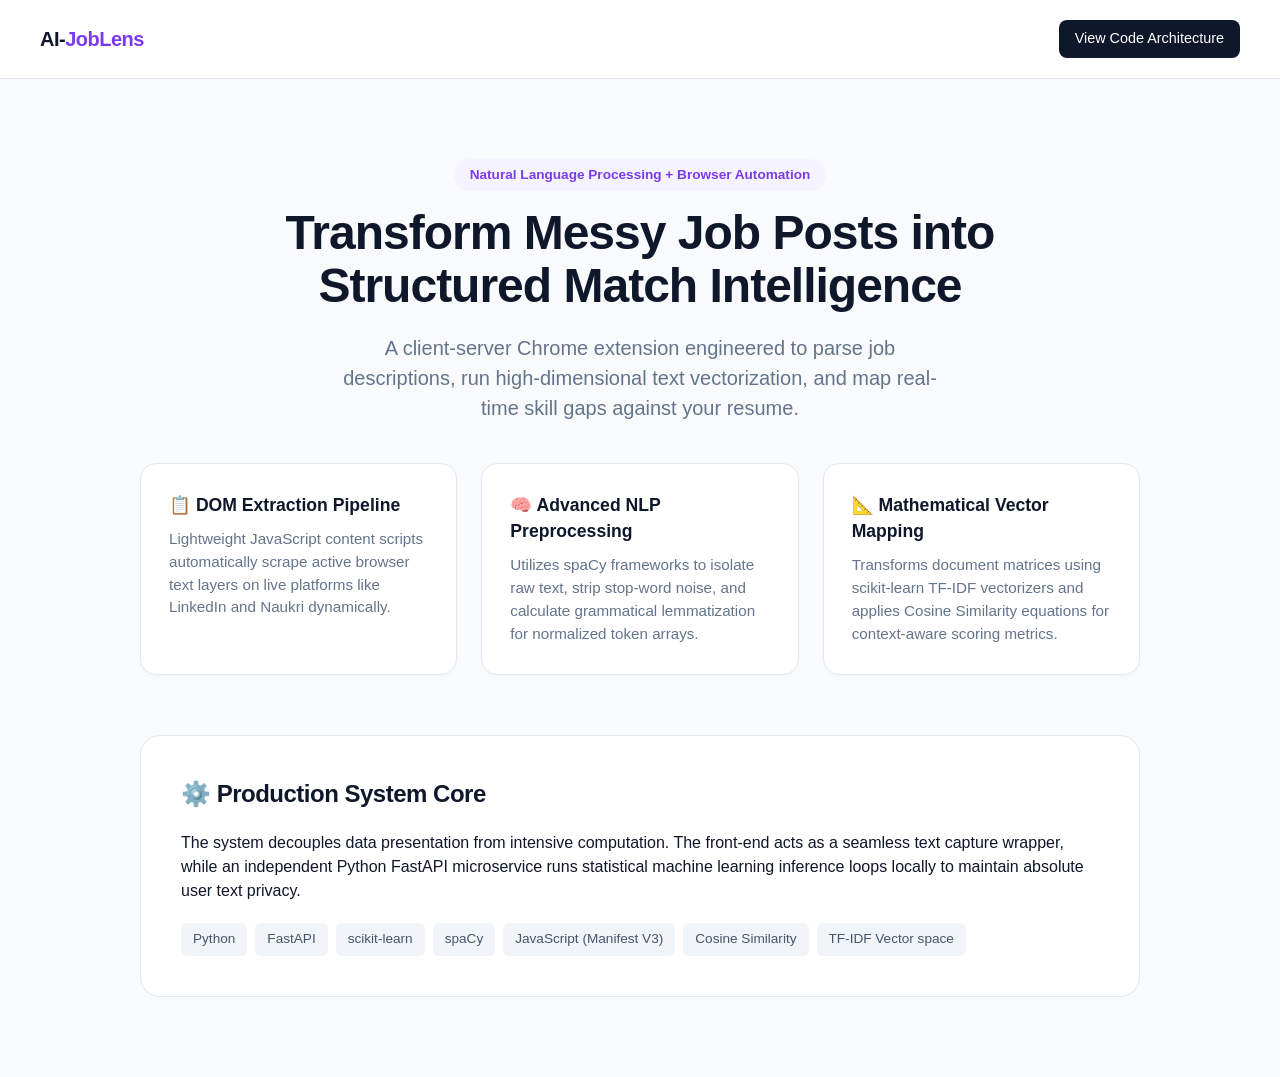
<file: index.html>
<!DOCTYPE html>
<html lang="en">
<head>
  <meta charset="UTF-8">
  <meta name="viewport" content="width=device-width, initial-scale=1.0">
  <title>AI-JobLens — Intelligent Resume Match Analyzer</title>
  <style>
    :root {
      --bg: #f8fafc;
      --surface: #ffffff;
      --accent: #7c3aed;
      --accent-light: #f5f3ff;
      --text-main: #0f172a;
      --text-muted: #64748b;
      --border: #e2e8f0;
    }

    body {
      background-color: var(--bg);
      color: var(--text-main);
      font-family: -apple-system, BlinkMacSystemFont, "Segoe UI", Roboto, sans-serif;
      margin: 0;
      padding: 0;
      line-height: 1.5;
    }

    .navbar {
      display: flex;
      justify-content: space-between;
      align-items: center;
      padding: 20px 40px;
      background: var(--surface);
      border-bottom: 1px solid var(--border);
    }

    .logo {
      font-size: 1.25rem;
      font-weight: 700;
      letter-spacing: -0.5px;
    }

    .logo span {
      color: var(--accent);
    }

    .github-btn {
      background: var(--text-main);
      color: white;
      text-decoration: none;
      padding: 8px 16px;
      border-radius: 8px;
      font-size: 0.9rem;
      font-weight: 500;
    }

    .hero {
      max-width: 800px;
      margin: 80px auto 40px auto;
      text-align: center;
      padding: 0 20px;
    }

    .badge {
      display: inline-block;
      background: var(--accent-light);
      color: var(--accent);
      padding: 6px 16px;
      border-radius: 20px;
      font-size: 0.85rem;
      font-weight: 600;
      margin-bottom: 16px;
    }

    h1 {
      font-size: 3rem;
      font-weight: 800;
      letter-spacing: -1px;
      margin: 0 0 20px 0;
      line-height: 1.1;
    }

    .hero p {
      font-size: 1.25rem;
      color: var(--text-muted);
      margin: 0 auto 32px auto;
      max-width: 600px;
    }

    .container {
      max-width: 1000px;
      margin: 0 auto;
      padding: 0 20px 80px 20px;
    }

    .features-grid {
      display: grid;
      grid-template-columns: repeat(auto-fit, minmax(280px, 1fr));
      gap: 24px;
      margin-top: 40px;
    }

    .feature-card {
      background: var(--surface);
      padding: 28px;
      border-radius: 16px;
      border: 1px solid var(--border);
      box-shadow: 0 4px 6px -1px rgba(0, 0, 0, 0.02);
    }

    .feature-card h3 {
      margin: 0 0 10px 0;
      font-size: 1.1rem;
      font-weight: 600;
    }

    .feature-card p {
      margin: 0;
      color: var(--text-muted);
      font-size: 0.95rem;
    }

    .architecture-section {
      background: var(--surface);
      border: 1px solid var(--border);
      border-radius: 20px;
      padding: 40px;
      margin-top: 60px;
    }

    .architecture-section h2 {
      margin-top: 0;
      font-size: 1.5rem;
      letter-spacing: -0.5px;
    }

    .tech-stack-tags {
      display: flex;
      flex-wrap: wrap;
      gap: 8px;
      margin-top: 20px;
    }

    .tech-tag {
      background: #f1f5f9;
      color: #475569;
      padding: 6px 12px;
      border-radius: 6px;
      font-size: 0.85rem;
      font-weight: 500;
    }
  </style>
</head>
<body>

  <nav class="navbar">
    <div class="logo">AI-<span>JobLens</span></div>
    <a href="https://github.com/poorvanshi10/AI-JobLens" class="github-btn">View Code Architecture</a>
  </nav>

  <header class="hero">
    <span class="badge">Natural Language Processing + Browser Automation</span>
    <h1>Transform Messy Job Posts into Structured Match Intelligence</h1>
    <p>A client-server Chrome extension engineered to parse job descriptions, run high-dimensional text vectorization, and map real-time skill gaps against your resume.</p>
  </header>

  <main class="container">
    <div class="features-grid">
      <div class="feature-card">
        <h3>📋 DOM Extraction Pipeline</h3>
        <p>Lightweight JavaScript content scripts automatically scrape active browser text layers on live platforms like LinkedIn and Naukri dynamically.</p>
      </div>
      <div class="feature-card">
        <h3>🧠 Advanced NLP Preprocessing</h3>
        <p>Utilizes spaCy frameworks to isolate raw text, strip stop-word noise, and calculate grammatical lemmatization for normalized token arrays.</p>
      </div>
      <div class="feature-card">
        <h3>📐 Mathematical Vector Mapping</h3>
        <p>Transforms document matrices using scikit-learn TF-IDF vectorizers and applies Cosine Similarity equations for context-aware scoring metrics.</p>
      </div>
    </div>

    <section class="architecture-section">
      <h2>⚙️ Production System Core</h2>
      <p>The system decouples data presentation from intensive computation. The front-end acts as a seamless text capture wrapper, while an independent Python FastAPI microservice runs statistical machine learning inference loops locally to maintain absolute user text privacy.</p>
      
      <div class="tech-stack-tags">
        <span class="tech-tag">Python</span>
        <span class="tech-tag">FastAPI</span>
        <span class="tech-tag">scikit-learn</span>
        <span class="tech-tag">spaCy</span>
        <span class="tech-tag">JavaScript (Manifest V3)</span>
        <span class="tech-tag">Cosine Similarity</span>
        <span class="tech-tag">TF-IDF Vector space</span>
      </div>
    </section>
  </main>

</body>
</html>
</file>
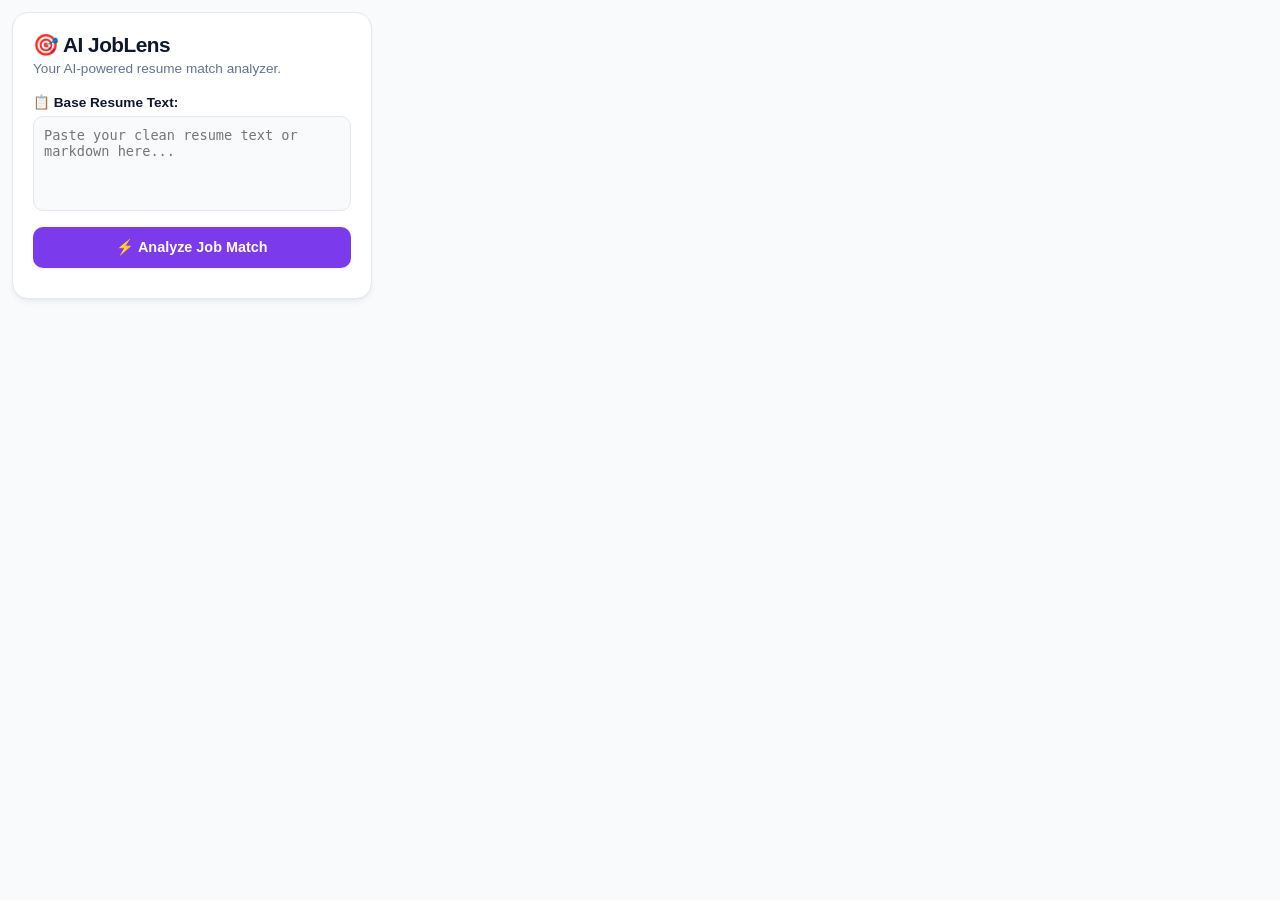
<file: extension/popup.html>
<!DOCTYPE html>
<html lang="en">
<head>
  <meta charset="UTF-8">
  <link rel="stylesheet" href="popup.css">
</head>
<body>
  <div class="card">
    <h2>🎯 AI JobLens</h2>
    <p class="subtitle">Your AI-powered resume match analyzer.</p>
    
    <label for="resumeInput">📋 Base Resume Text:</label>
    <textarea id="resumeInput" placeholder="Paste your clean resume text or markdown here..."></textarea>
    
    <button class="btn" id="analyzeBtn">⚡ Analyze Job Match</button>

    <div class="results hidden" id="resultsSection">
      <div class="score-container">
        <span class="score-label">Match Score:</span>
        <span class="score-value" id="matchScore">0%</span>
      </div>
      
      <div class="verdict-badge" id="roleBadge">AI/ML Role</div>

      <h3>❌ Missing Critical Skills:</h3>
      <div class="tag-container" id="missingSkills"></div>

      <h3>💡 Key Keyword Improvements:</h3>
      <ul class="rec-list" id="recommendations"></ul>
    </div>
    
    <div id="statusMessage" class="status-text"></div>
  </div>
  <script src="popup.js"></script>
</body>
</html>
</file>
<file: extension/popup.css>
:root {
  --bg: #f8fafc;          /* Ultra-clean slate white background */
  --surface: #ffffff;     /* Pure white for the main card container */
  --accent: #7c3aed;      /* Deep vibrant grape purple for primary actions */
  --accent-light: #f5f3ff;/* Soft purple tint for badges and highlights */
  --text-main: #0f172a;   /* Deep obsidian for sharp readability */
  --text-muted: #64748b;  /* Cool gray for secondary labels and descriptions */
  --border: #e2e8f0;      /* Fine-line light gray border */
}

body {
  width: 360px;
  background-color: var(--bg);
  color: var(--text-main);
  font-family: -apple-system, BlinkMacSystemFont, "Segoe UI", Roboto, Helvetica, Arial, sans-serif;
  margin: 0;
  padding: 12px;
}

.card {
  background: var(--surface);
  padding: 20px;
  border-radius: 16px;
  border: 1px solid var(--border);
  box-shadow: 0 4px 6px -1px rgba(0, 0, 0, 0.05), 0 2px 4px -2px rgba(0, 0, 0, 0.05);
}

h2 { 
  margin: 0; 
  font-size: 1.3rem; 
  font-weight: 700; 
  letter-spacing: -0.5px;
  color: var(--text-main);
}

.subtitle { 
  font-size: 0.85rem; 
  color: var(--text-muted); 
  margin: 4px 0 18px 0; 
}

h3 { 
  font-size: 0.9rem; 
  font-weight: 600;
  margin: 16px 0 8px 0; 
  color: var(--text-main); 
}

label { 
  font-size: 0.85rem; 
  font-weight: 600; 
  display: block; 
  margin-bottom: 6px; 
  color: var(--text-main);
}

textarea {
  width: 100%; 
  height: 95px; 
  box-sizing: border-box;
  background: var(--bg); 
  border: 1px solid var(--border);
  color: var(--text-main); 
  border-radius: 10px; 
  padding: 10px;
  resize: none; 
  font-size: 0.85rem;
  transition: border 0.2s, box-shadow 0.2s;
}

textarea:focus { 
  outline: none;
  border-color: var(--accent); 
  box-shadow: 0 0 0 3px rgba(124, 58, 237, 0.15);
}

.btn {
  width: 100%; 
  background: var(--accent); 
  color: #ffffff;
  border: none; 
  padding: 12px; 
  border-radius: 10px;
  font-weight: 600; 
  font-size: 0.9rem;
  cursor: pointer; 
  margin-top: 12px;
  box-shadow: 0 1px 2px 0 rgba(0, 0, 0, 0.05);
  transition: opacity 0.2s;
}

.btn:hover { 
  opacity: 0.95; 
}

.results { 
  margin-top: 18px; 
  border-top: 1px solid var(--border); 
  padding-top: 14px; 
}

.hidden { 
  display: none; 
}

.score-container { 
  display: flex; 
  justify-content: space-between; 
  align-items: center; 
  margin-bottom: 12px; 
}

.score-label { 
  font-weight: 600; 
  font-size: 0.95rem; 
  color: var(--text-main);
}

.score-value { 
  font-size: 1.6rem; 
  font-weight: 800; 
  color: #16a34a; /* Crisp botanical green for high scores */
}

.verdict-badge { 
  display: inline-block; 
  background: var(--accent-light); 
  color: var(--accent); 
  padding: 6px 12px; 
  border-radius: 20px; 
  font-size: 0.75rem; 
  font-weight: 600; 
}

.tag-container { 
  display: flex; 
  flex-wrap: wrap; 
  gap: 6px; 
  margin-top: 8px; 
}

.tag { 
  background: #fef2f2; 
  color: #dc2626; 
  padding: 4px 10px; 
  border-radius: 6px; 
  font-size: 0.75rem; 
  font-weight: 500;
  border: 1px solid #fee2e2; 
}

.rec-list { 
  padding-left: 16px; 
  margin: 6px 0 0 0; 
  font-size: 0.85rem; 
  color: var(--text-muted); 
  line-height: 1.4;
}

.rec-list li { 
  margin-bottom: 6px; 
}

.status-text { 
  text-align: center; 
  font-size: 0.8rem; 
  color: var(--text-muted); 
  margin-top: 10px; 
}
</file>
